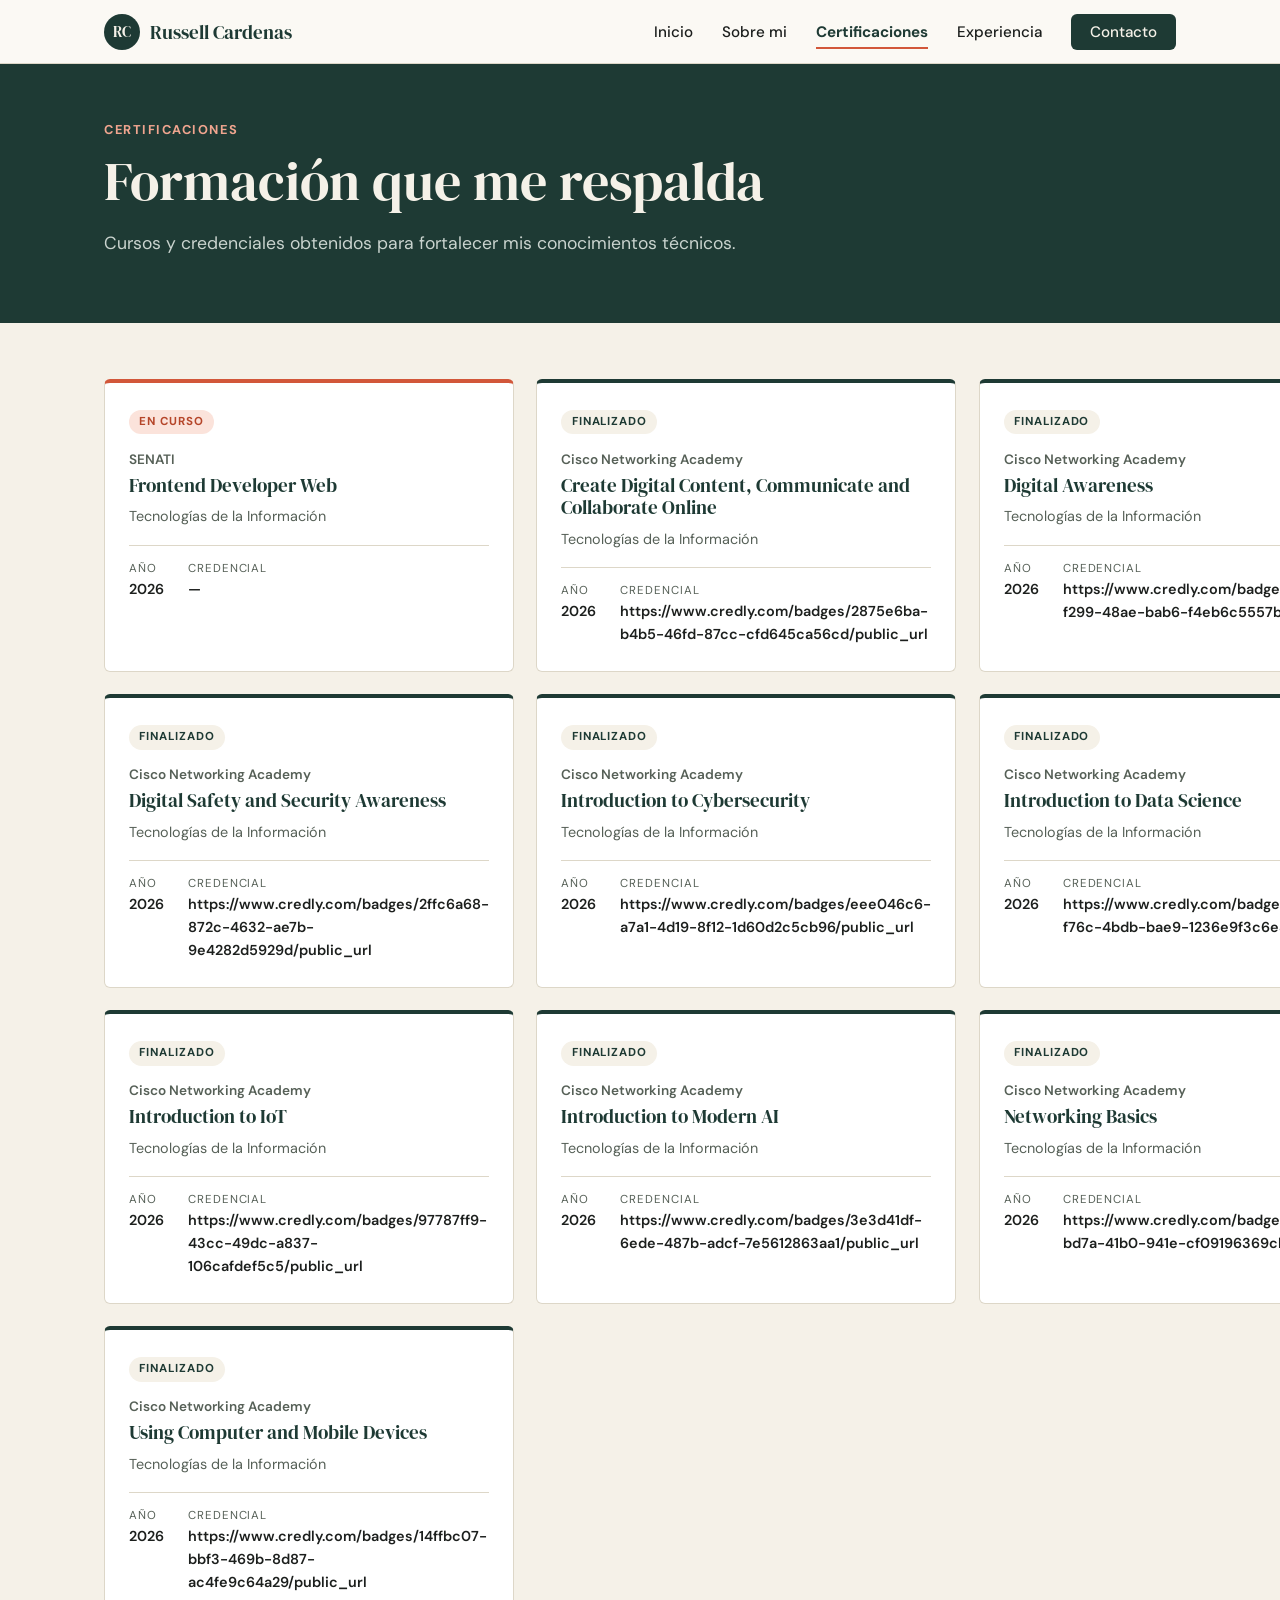
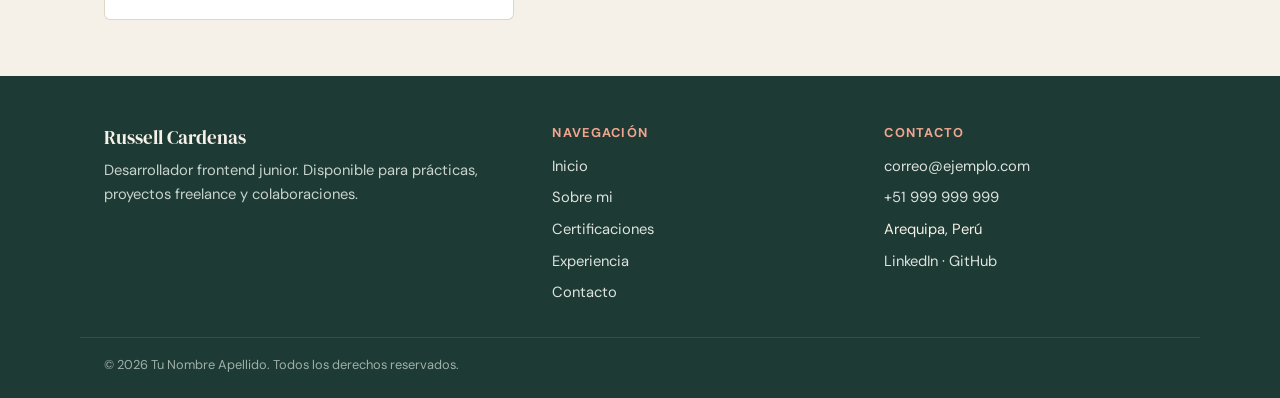
<file: certificaciones.html>
<!DOCTYPE html>
<html lang="es">
<head>
  <meta charset="UTF-8">
  <meta name="viewport" content="width=device-width, initial-scale=1.0">
  <title>Certificaciones — Tu Nombre Apellido</title>
  <meta name="description" content="Cursos y certificados que respaldan mis conocimientos.">
  <link rel="preconnect" href="https://fonts.googleapis.com">
  <link href="https://fonts.googleapis.com/css2?family=DM+Sans:wght@400;500;600;700&family=DM+Serif+Display&display=swap" rel="stylesheet">
  <link rel="stylesheet" href="css/style.css">
</head>
<body>

  <header class="site-header">
    <div class="container nav-wrap">
      <a href="index.html" class="brand" aria-label="Ir al inicio">
        <span class="brand-mark" aria-hidden="true">RC</span>
        <span class="brand-name">Russell Cardenas</span>
      </a>
      <button class="nav-toggle" id="navToggle" aria-expanded="false" aria-controls="primaryNav" aria-label="Abrir menú">
        <span></span><span></span><span></span>
      </button>
      <nav id="primaryNav" class="primary-nav" aria-label="Principal">
        <ul>
          <li><a href="index.html">Inicio</a></li>
          <li><a href="nosotros.html">Sobre mi</a></li>
          <li><a href="certificaciones.html" aria-current="page" class="is-current">Certificaciones</a></li>
          <li><a href="experiencia.html">Experiencia</a></li>
          <li><a href="contacto.html" class="btn-nav">Contacto</a></li>
        </ul>
      </nav>
    </div>
  </header>

  <main>
    <section class="page-head">
      <div class="container">
        <p class="eyebrow">Certificaciones</p>
        <h1>Formación que me respalda</h1>
        <p class="lede">Cursos y credenciales obtenidos para fortalecer mis conocimientos técnicos.</p>
      </div>
    </section>

    <section class="section">
      <div class="container">
        <div class="cert-grid">
          <article class="cert-card is-progress">
            <span class="badge">En curso</span>
            <p class="issuer">SENATI</p>
            <h3>Frontend Developer Web</h3>
            <p class="meta">Tecnologías de la Información</p>
            <dl class="cert-data"><div><dt>Año</dt><dd>2026</dd></div><div><dt>Credencial</dt><dd>—</dd></div></dl>
          </article>
          <article class="cert-card">
            <span class="badge">Finalizado</span>
            <p class="issuer">Cisco Networking Academy</p>
            <h3>Create Digital Content, Communicate and Collaborate Online</h3>
            <p class="meta">Tecnologías de la Información</p>
            <dl class="cert-data"><div><dt>Año</dt><dd>2026</dd></div><div><dt>Credencial</dt><dd>https://www.credly.com/badges/2875e6ba-b4b5-46fd-87cc-cfd645ca56cd/public_url</dd></div></dl>
          </article>
          <article class="cert-card">
            <span class="badge">Finalizado</span>
            <p class="issuer">Cisco Networking Academy</p>
            <h3>Digital Awareness</h3>
            <p class="meta">Tecnologías de la Información</p>
            <dl class="cert-data"><div><dt>Año</dt><dd>2026</dd></div><div><dt>Credencial</dt><dd>https://www.credly.com/badges/7accb766-f299-48ae-bab6-f4eb6c5557b0/public_url</dd></div></dl>
          </article>
          <article class="cert-card">
            <span class="badge">Finalizado</span>
            <p class="issuer">Cisco Networking Academy</p>
            <h3>Digital Safety and Security Awareness</h3>
            <p class="meta">Tecnologías de la Información</p>
            <dl class="cert-data"><div><dt>Año</dt><dd>2026</dd></div><div><dt>Credencial</dt><dd>https://www.credly.com/badges/2ffc6a68-872c-4632-ae7b-9e4282d5929d/public_url</dd></div></dl>
          </article>
          <article class="cert-card">
            <span class="badge">Finalizado</span>
            <p class="issuer">Cisco Networking Academy</p>
            <h3>Introduction to Cybersecurity</h3>
            <p class="meta">Tecnologías de la Información</p>
            <dl class="cert-data"><div><dt>Año</dt><dd>2026</dd></div><div><dt>Credencial</dt><dd>https://www.credly.com/badges/eee046c6-a7a1-4d19-8f12-1d60d2c5cb96/public_url</dd></div></dl>
          </article>
          <article class="cert-card">
            <span class="badge">Finalizado</span>
            <p class="issuer">Cisco Networking Academy</p>
            <h3>Introduction to Data Science</h3>
            <p class="meta">Tecnologías de la Información</p>
            <dl class="cert-data"><div><dt>Año</dt><dd>2026</dd></div><div><dt>Credencial</dt><dd>https://www.credly.com/badges/179ffb91-f76c-4bdb-bae9-1236e9f3c6e3/public_url</dd></div></dl>
          </article>
          <article class="cert-card">
            <span class="badge">Finalizado</span>
            <p class="issuer">Cisco Networking Academy</p>
            <h3>Introduction to IoT</h3>
            <p class="meta">Tecnologías de la Información</p>
            <dl class="cert-data"><div><dt>Año</dt><dd>2026</dd></div><div><dt>Credencial</dt><dd>https://www.credly.com/badges/97787ff9-43cc-49dc-a837-106cafdef5c5/public_url</dd></div></dl>
          </article>
          <article class="cert-card">
            <span class="badge">Finalizado</span>
            <p class="issuer">Cisco Networking Academy</p>
            <h3>Introduction to Modern AI</h3>
            <p class="meta">Tecnologías de la Información</p>
            <dl class="cert-data"><div><dt>Año</dt><dd>2026</dd></div><div><dt>Credencial</dt><dd>https://www.credly.com/badges/3e3d41df-6ede-487b-adcf-7e5612863aa1/public_url</dd></div></dl>
          </article>
          <article class="cert-card">
            <span class="badge">Finalizado</span>
            <p class="issuer">Cisco Networking Academy</p>
            <h3>Networking Basics</h3>
            <p class="meta">Tecnologías de la Información</p>
            <dl class="cert-data"><div><dt>Año</dt><dd>2026</dd></div><div><dt>Credencial</dt><dd>https://www.credly.com/badges/ad72d479-bd7a-41b0-941e-cf09196369cb/public_url</dd></div></dl>
          </article>
          <article class="cert-card">
            <span class="badge">Finalizado</span>
            <p class="issuer">Cisco Networking Academy</p>
            <h3>Using Computer and Mobile Devices</h3>
            <p class="meta">Tecnologías de la Información</p>
            <dl class="cert-data"><div><dt>Año</dt><dd>2026</dd></div><div><dt>Credencial</dt><dd>https://www.credly.com/badges/14ffbc07-bbf3-469b-8d87-ac4fe9c64a29/public_url</dd></div></dl>
          </article>
        </div>
      </div>
    </section>
  </main>

  <footer class="site-footer">
    <div class="container footer-grid">
      <div>
        <span class="brand-name light">Russell Cardenas</span>
        <p>Desarrollador frontend junior. Disponible para prácticas, proyectos freelance y colaboraciones.</p>
      </div>
      <div>
        <h4>Navegación</h4>
        <ul>
          <li><a href="index.html">Inicio</a></li>
          <li><a href="nosotros.html">Sobre mi</a></li>
          <li><a href="certificaciones.html">Certificaciones</a></li>
          <li><a href="experiencia.html">Experiencia</a></li>
          <li><a href="contacto.html">Contacto</a></li>
        </ul>
      </div>
      <div>
        <h4>Contacto</h4>
        <ul>
          <li><a href="mailto:tu.correo@ejemplo.com">correo@ejemplo.com</a></li>
          <li><a href="tel:+51999999999">+51 999 999 999</a></li>
          <li>Arequipa, Perú</li>
          <li><a href="#" aria-label="LinkedIn">LinkedIn</a> · <a href="#" aria-label="GitHub">GitHub</a></li>
        </ul>
      </div>
    </div>
    <p class="footer-legal">© <span id="year">2026</span> Tu Nombre Apellido. Todos los derechos reservados.</p>
  </footer>

  <script src="js/script.js"></script>
</body>
</html>
</file>
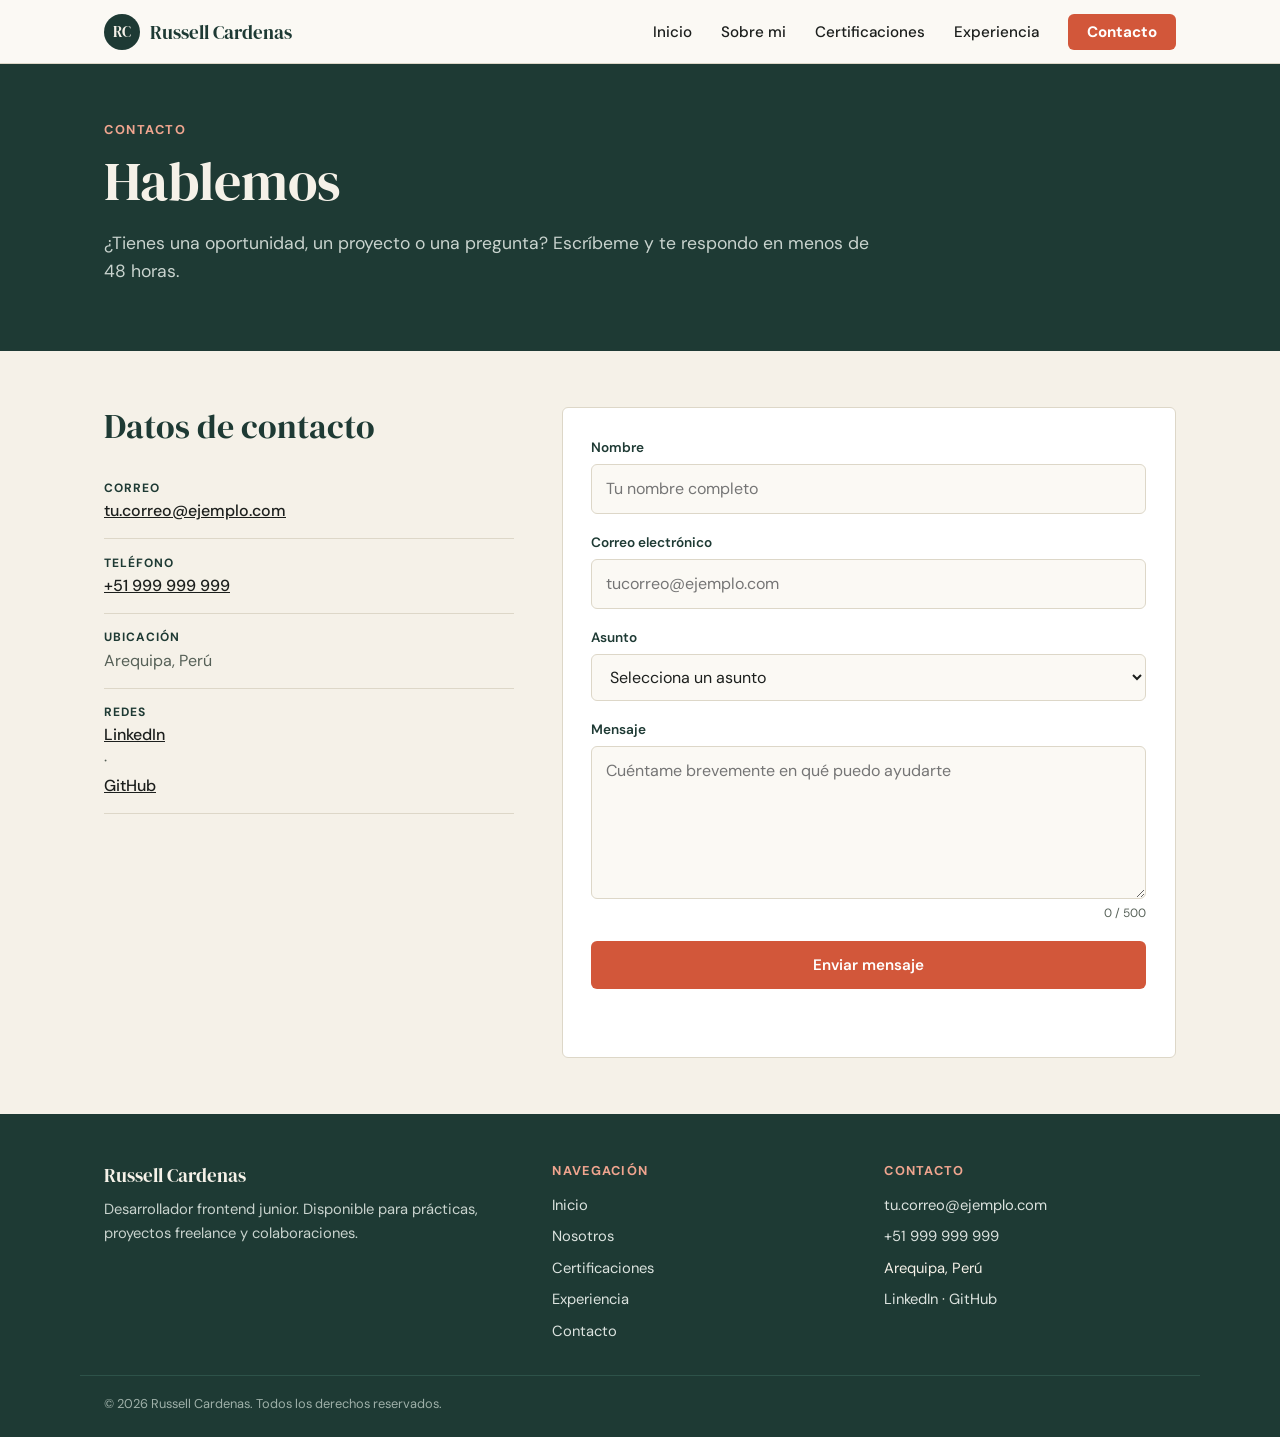
<file: contacto.html>
<!DOCTYPE html>
<html lang="es">
<head>
  <meta charset="UTF-8">
  <meta name="viewport" content="width=device-width, initial-scale=1.0">
  <title>Contacto — Russell Cardenas</title>
  <meta name="description" content="Ponte en contacto para oportunidades, proyectos o consultas.">
  <link rel="preconnect" href="https://fonts.googleapis.com">
  <link href="https://fonts.googleapis.com/css2?family=DM+Sans:wght@400;500;600;700&family=DM+Serif+Display&display=swap" rel="stylesheet">
  <link rel="stylesheet" href="css/style.css">
</head>
<body>

  <header class="site-header">
    <div class="container nav-wrap">
      <a href="index.html" class="brand" aria-label="Ir al inicio">
        <span class="brand-mark" aria-hidden="true">RC</span>
        <span class="brand-name">Russell Cardenas</span>
      </a>
      <button class="nav-toggle" id="navToggle" aria-expanded="false" aria-controls="primaryNav" aria-label="Abrir menú">
        <span></span><span></span><span></span>
      </button>
      <nav id="primaryNav" class="primary-nav" aria-label="Principal">
        <ul>
          <li><a href="index.html">Inicio</a></li>
          <li><a href="nosotros.html">Sobre mi</a></li>
          <li><a href="certificaciones.html">Certificaciones</a></li>
          <li><a href="experiencia.html">Experiencia</a></li>
          <li><a href="contacto.html" aria-current="page" class="btn-nav is-current">Contacto</a></li>
        </ul>
      </nav>
    </div>
  </header>

  <main>
    <section class="page-head">
      <div class="container">
        <p class="eyebrow">Contacto</p>
        <h1>Hablemos</h1>
        <p class="lede">¿Tienes una oportunidad, un proyecto o una pregunta? Escríbeme y te respondo en menos de 48 horas.</p>
      </div>
    </section>

    <section class="section">
      <div class="container contact-grid">
        <div class="contact-info">
          <h2>Datos de contacto</h2>
          <ul class="info-list">
            <li><strong>Correo</strong><a href="mailto:tu.correo@ejemplo.com">tu.correo@ejemplo.com</a></li>
            <li><strong>Teléfono</strong><a href="tel:+51999999999">+51 999 999 999</a></li>
            <li><strong>Ubicación</strong>Arequipa, Perú</li>
            <li><strong>Redes</strong><a href="#">LinkedIn</a> · <a href="#">GitHub</a></li>
          </ul>
        </div>

        <form id="contactForm" class="contact-form" novalidate>
          <div class="field">
            <label for="nombre">Nombre</label>
            <input type="text" id="nombre" name="nombre" placeholder="Tu nombre completo" autocomplete="name">
            <span class="error" id="err-nombre">Escribe tu nombre (mínimo 3 caracteres).</span>
          </div>
          <div class="field">
            <label for="correo">Correo electrónico</label>
            <input type="email" id="correo" name="correo" placeholder="tucorreo@ejemplo.com" autocomplete="email">
            <span class="error" id="err-correo">Ingresa un correo válido.</span>
          </div>
          <div class="field">
            <label for="asunto">Asunto</label>
            <select id="asunto" name="asunto">
              <option value="" selected disabled>Selecciona un asunto</option>
              <option value="oportunidad">Oportunidad laboral</option>
              <option value="proyecto">Proyecto freelance</option>
              <option value="consulta">Consulta general</option>
            </select>
            <span class="error" id="err-asunto">Selecciona un asunto.</span>
          </div>
          <div class="field">
            <label for="mensaje">Mensaje</label>
            <textarea id="mensaje" name="mensaje" rows="5" maxlength="500" placeholder="Cuéntame brevemente en qué puedo ayudarte"></textarea>
            <span class="counter" id="contador">0 / 500</span>
            <span class="error" id="err-mensaje">Escribe un mensaje de al menos 10 caracteres.</span>
          </div>
          <button type="submit" class="btn btn-primary" id="enviar">Enviar mensaje</button>
          <p class="status" id="estado" role="status" aria-live="polite"></p>
        </form>
      </div>
    </section>
  </main>

  <footer class="site-footer">
    <div class="container footer-grid">
      <div>
        <span class="brand-name light">Russell Cardenas</span>
        <p>Desarrollador frontend junior. Disponible para prácticas, proyectos freelance y colaboraciones.</p>
      </div>
      <div>
        <h4>Navegación</h4>
        <ul>
          <li><a href="index.html">Inicio</a></li>
          <li><a href="nosotros.html">Nosotros</a></li>
          <li><a href="certificaciones.html">Certificaciones</a></li>
          <li><a href="experiencia.html">Experiencia</a></li>
          <li><a href="contacto.html">Contacto</a></li>
        </ul>
      </div>
      <div>
        <h4>Contacto</h4>
        <ul>
          <li><a href="mailto:tu.correo@ejemplo.com">tu.correo@ejemplo.com</a></li>
          <li><a href="tel:+51999999999">+51 999 999 999</a></li>
          <li>Arequipa, Perú</li>
          <li><a href="#" aria-label="LinkedIn">LinkedIn</a> · <a href="#" aria-label="GitHub">GitHub</a></li>
        </ul>
      </div>
    </div>
    <p class="footer-legal">© <span id="year">2026</span> Russell Cardenas. Todos los derechos reservados.</p>
  </footer>

  <script src="js/script.js"></script>
</body>
</html>
</file>
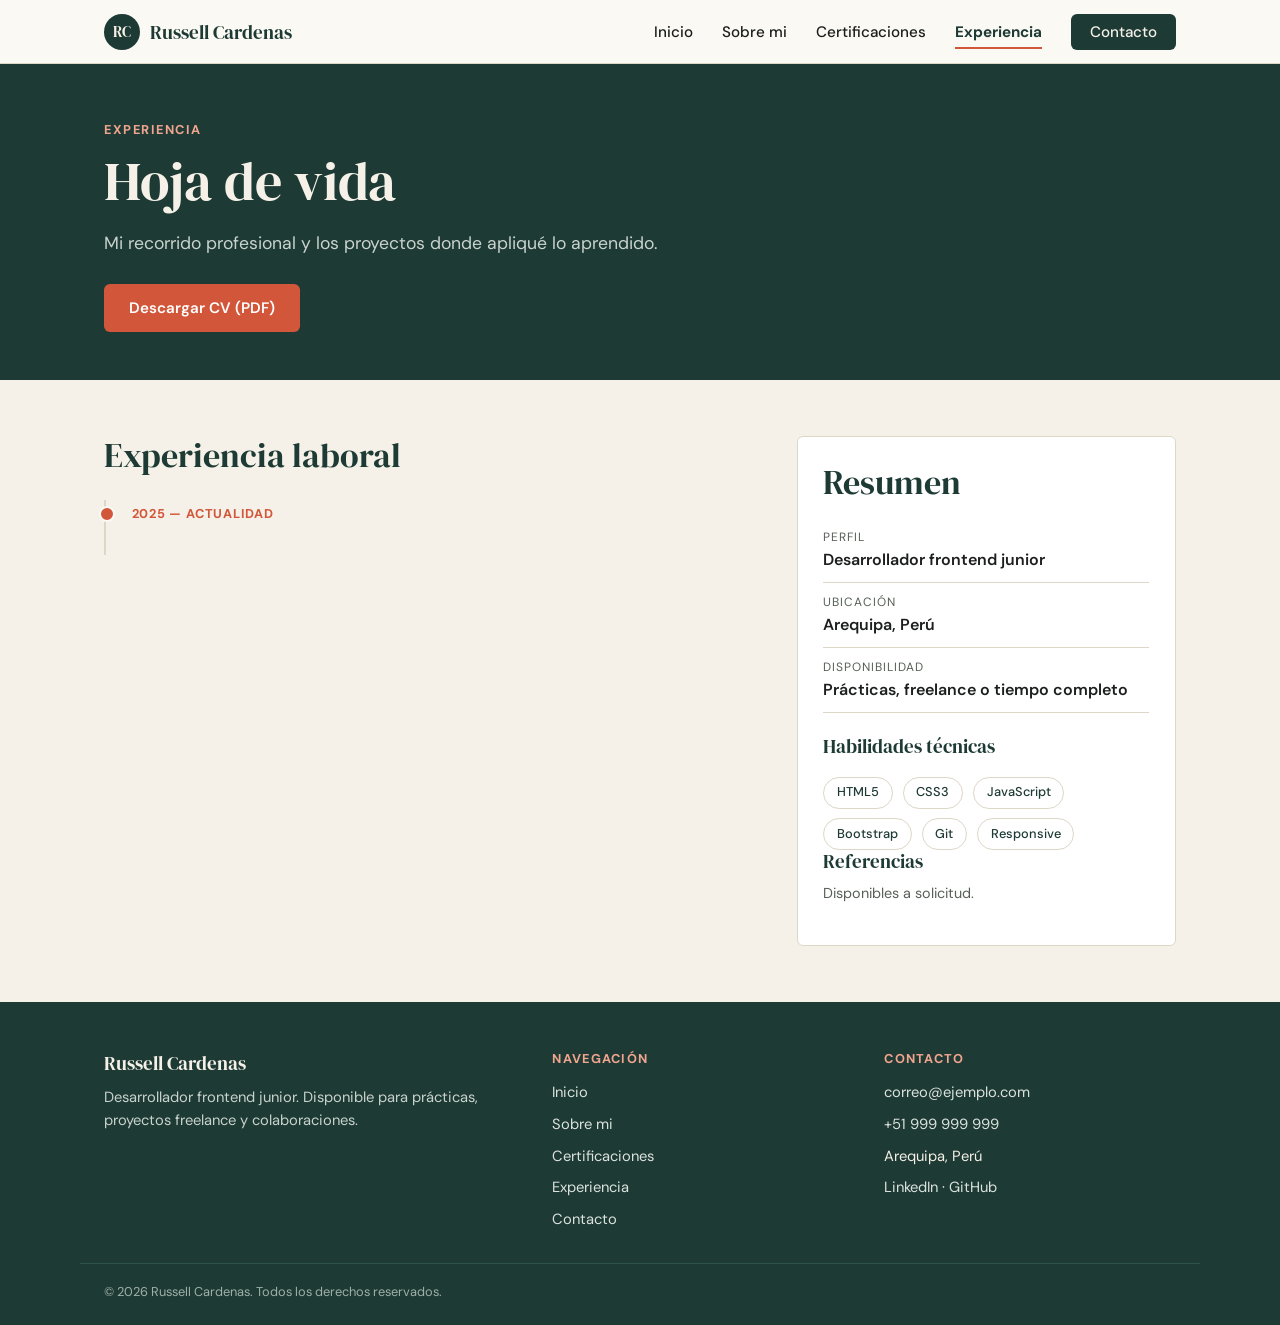
<file: experiencia.html>
<!DOCTYPE html>
<html lang="es">
<head>
  <meta charset="UTF-8">
  <meta name="viewport" content="width=device-width, initial-scale=1.0">
  <title>Experiencia — Tu Nombre Apellido</title>
  <meta name="description" content="Hoja de vida: experiencia laboral, proyectos y habilidades.">
  <link rel="preconnect" href="https://fonts.googleapis.com">
  <link href="https://fonts.googleapis.com/css2?family=DM+Sans:wght@400;500;600;700&family=DM+Serif+Display&display=swap" rel="stylesheet">
  <link rel="stylesheet" href="css/style.css">
</head>
<body>

  <header class="site-header">
    <div class="container nav-wrap">
      <a href="index.html" class="brand" aria-label="Ir al inicio">
        <span class="brand-mark" aria-hidden="true">RC</span>
        <span class="brand-name">Russell Cardenas</span>
      </a>
      <button class="nav-toggle" id="navToggle" aria-expanded="false" aria-controls="primaryNav" aria-label="Abrir menú">
        <span></span><span></span><span></span>
      </button>
      <nav id="primaryNav" class="primary-nav" aria-label="Principal">
        <ul>
          <li><a href="index.html">Inicio</a></li>
          <li><a href="nosotros.html">Sobre mi</a></li>
          <li><a href="certificaciones.html">Certificaciones</a></li>
          <li><a href="experiencia.html" aria-current="page" class="is-current">Experiencia</a></li>
          <li><a href="contacto.html" class="btn-nav">Contacto</a></li>
        </ul>
      </nav>
    </div>
  </header>

  <main>
    <section class="page-head">
      <div class="container">
        <p class="eyebrow">Experiencia</p>
        <h1>Hoja de vida</h1>
        <p class="lede">Mi recorrido profesional y los proyectos donde apliqué lo aprendido.</p>
        <a href="#" class="btn btn-primary" download>Descargar CV (PDF)</a>
      </div>
    </section>

    <section class="section">
      <div class="container cv-grid">
        <div>
          <h2>Experiencia laboral</h2>
          <ol class="timeline">
            <li>
              <span class="when">2025 — Actualidad</span>
        </div>

        <aside class="cv-side">
          <h2>Resumen</h2>
          <dl class="facts">
            <div><dt>Perfil</dt><dd>Desarrollador frontend junior</dd></div>
            <div><dt>Ubicación</dt><dd>Arequipa, Perú</dd></div>
            <div><dt>Disponibilidad</dt><dd>Prácticas, freelance o tiempo completo</dd></div>
          </dl>
          <h3>Habilidades técnicas</h3>
          <ul class="chips compact">
            <li>HTML5</li><li>CSS3</li><li>JavaScript</li><li>Bootstrap</li><li>Git</li><li>Responsive</li>
          </ul>
          <h3>Referencias</h3>
          <p class="small">Disponibles a solicitud.</p>
        </aside>
      </div>
    </section>
  </main>

  <footer class="site-footer">
    <div class="container footer-grid">
      <div>
        <span class="brand-name light">Russell Cardenas</span>
        <p>Desarrollador frontend junior. Disponible para prácticas, proyectos freelance y colaboraciones.</p>
      </div>
      <div>
        <h4>Navegación</h4>
        <ul>
          <li><a href="index.html">Inicio</a></li>
          <li><a href="nosotros.html">Sobre mi</a></li>
          <li><a href="certificaciones.html">Certificaciones</a></li>
          <li><a href="experiencia.html">Experiencia</a></li>
          <li><a href="contacto.html">Contacto</a></li>
        </ul>
      </div>
      <div>
        <h4>Contacto</h4>
        <ul>
          <li><a href="mailto:tu.correo@ejemplo.com">correo@ejemplo.com</a></li>
          <li><a href="tel:+51999999999">+51 999 999 999</a></li>
          <li>Arequipa, Perú</li>
          <li><a href="#" aria-label="LinkedIn">LinkedIn</a> · <a href="#" aria-label="GitHub">GitHub</a></li>
        </ul>
      </div>
    </div>
    <p class="footer-legal">© <span id="year">2026</span> Russell Cardenas. Todos los derechos reservados.</p>
  </footer>

  <script src="js/script.js"></script>
</body>
</html>
</file>
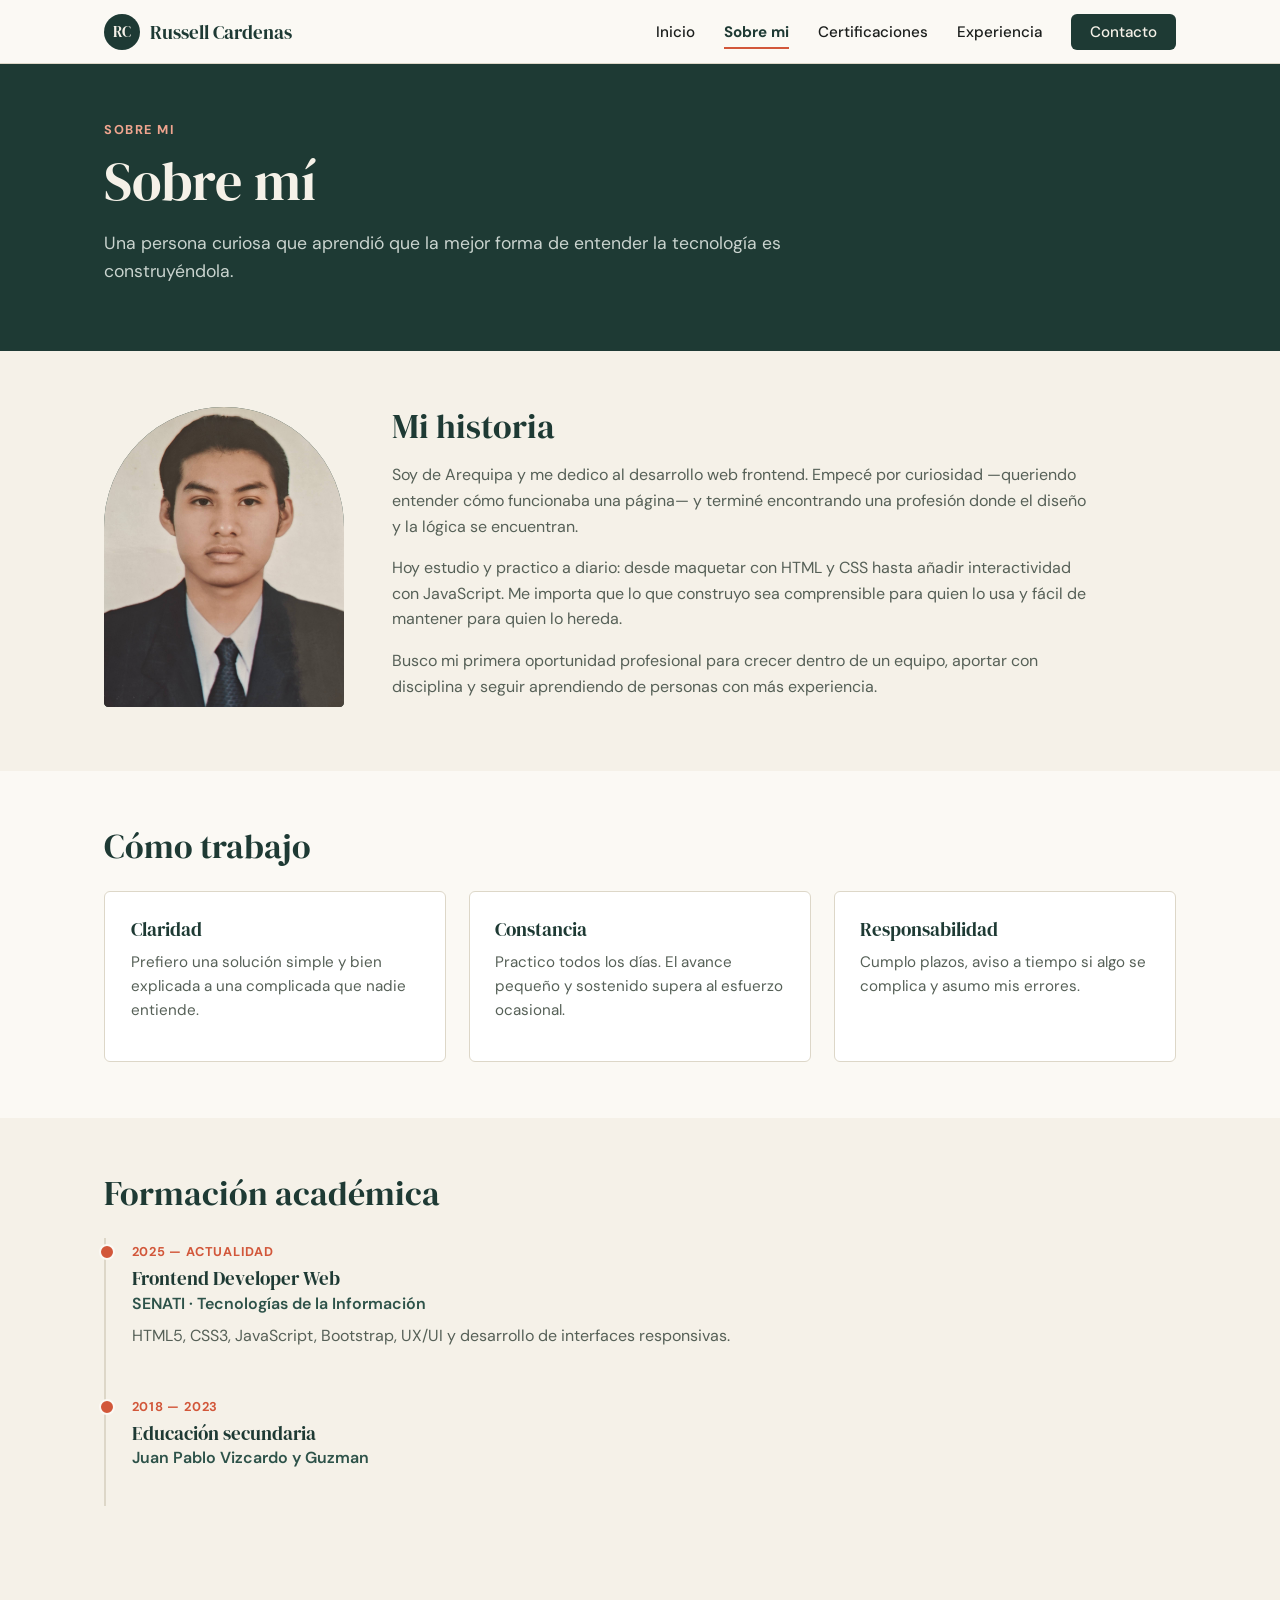
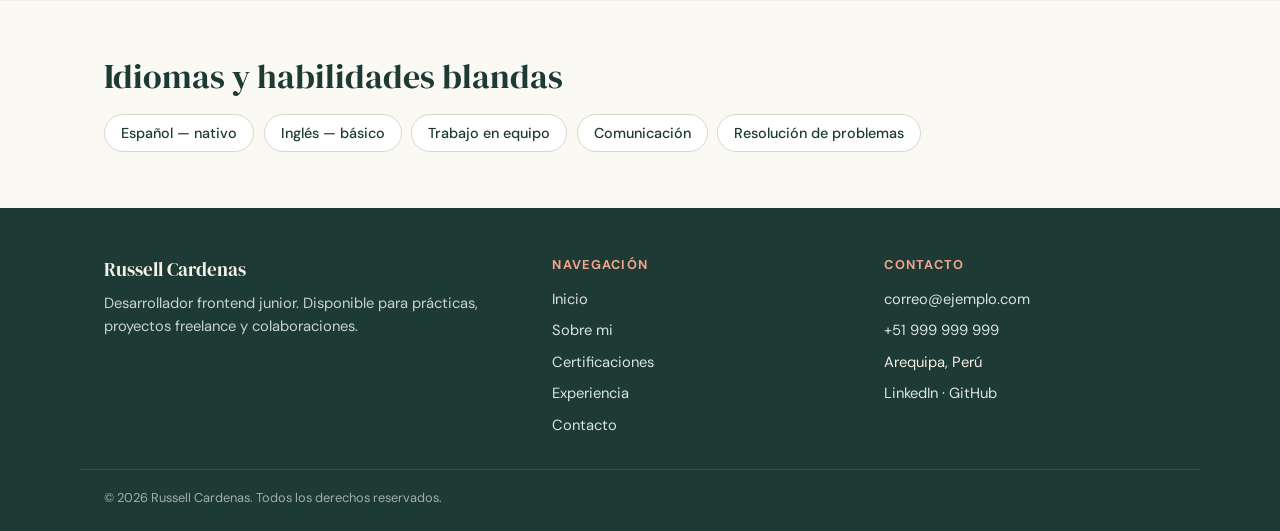
<file: nosotros.html>
<!DOCTYPE html>
<html lang="es">
<head>
  <meta charset="UTF-8">
  <meta name="viewport" content="width=device-width, initial-scale=1.0">
  <title>Nosotros — Tu Nombre Apellido</title>
  <meta name="description" content="Conoce mi historia, formación académica y forma de trabajar.">
  <link rel="preconnect" href="https://fonts.googleapis.com">
  <link href="https://fonts.googleapis.com/css2?family=DM+Sans:wght@400;500;600;700&family=DM+Serif+Display&display=swap" rel="stylesheet">
  <link rel="stylesheet" href="css/style.css">
</head>
<body>

  <header class="site-header">
    <div class="container nav-wrap">
      <a href="index.html" class="brand" aria-label="Ir al inicio">
        <span class="brand-mark" aria-hidden="true">RC</span>
        <span class="brand-name">Russell Cardenas</span>
      </a>
      <button class="nav-toggle" id="navToggle" aria-expanded="false" aria-controls="primaryNav" aria-label="Abrir menú">
        <span></span><span></span><span></span>
      </button>
      <nav id="primaryNav" class="primary-nav" aria-label="Principal">
        <ul>
          <li><a href="index.html">Inicio</a></li>
          <li><a href="nosotros.html" aria-current="page" class="is-current">Sobre mi</a></li>
          <li><a href="certificaciones.html">Certificaciones</a></li>
          <li><a href="experiencia.html">Experiencia</a></li>
          <li><a href="contacto.html" class="btn-nav">Contacto</a></li>
        </ul>
      </nav>
    </div>
  </header>

  <main>
    <section class="page-head">
      <div class="container">
        <p class="eyebrow">Sobre mi</p>
        <h1>Sobre mí</h1>
        <p class="lede">Una persona curiosa que aprendió que la mejor forma de entender la tecnología es construyéndola.</p>
      </div>
    </section>

    <section class="section about">
      <div class="container about-grid">
        <img class="portrait-frame small" src="fotos/foto.jpg">
        <div class="about-text">
          <h2>Mi historia</h2>
          <p>Soy de Arequipa y me dedico al desarrollo web frontend. Empecé por curiosidad —queriendo entender cómo funcionaba una página— y terminé encontrando una profesión donde el diseño y la lógica se encuentran.</p>
          <p>Hoy estudio y practico a diario: desde maquetar con HTML y CSS hasta añadir interactividad con JavaScript. Me importa que lo que construyo sea comprensible para quien lo usa y fácil de mantener para quien lo hereda.</p>
          <p>Busco mi primera oportunidad profesional para crecer dentro de un equipo, aportar con disciplina y seguir aprendiendo de personas con más experiencia.</p>
        </div>
      </div>
    </section>

    <section class="section values">
      <div class="container">
        <h2>Cómo trabajo</h2>
        <div class="cards-grid">
          <article class="card"><h3>Claridad</h3><p>Prefiero una solución simple y bien explicada a una complicada que nadie entiende.</p></article>
          <article class="card"><h3>Constancia</h3><p>Practico todos los días. El avance pequeño y sostenido supera al esfuerzo ocasional.</p></article>
          <article class="card"><h3>Responsabilidad</h3><p>Cumplo plazos, aviso a tiempo si algo se complica y asumo mis errores.</p></article>
        </div>
      </div>
    </section>

    <section class="section education">
      <div class="container">
        <h2>Formación académica</h2>
        <ol class="timeline">
          <li>
            <span class="when">2025 — Actualidad</span>
            <h3>Frontend Developer Web</h3>
            <p class="where">SENATI · Tecnologías de la Información</p>
            <p>HTML5, CSS3, JavaScript, Bootstrap, UX/UI y desarrollo de interfaces responsivas.</p>
          </li>
          <li>
            <span class="when">2018 — 2023</span>
            <h3>Educación secundaria</h3>
            <p class="where">Juan Pablo Vizcardo y Guzman</p>
          </li>
        </ol>
      </div>
    </section>

    <section class="section langs">
      <div class="container">
        <h2>Idiomas y habilidades blandas</h2>
        <ul class="chips">
          <li>Español — nativo</li><li>Inglés — básico</li>
          <li>Trabajo en equipo</li><li>Comunicación</li><li>Resolución de problemas</li>
        </ul>
      </div>
    </section>
  </main>

  <footer class="site-footer">
    <div class="container footer-grid">
      <div>
        <span class="brand-name light">Russell Cardenas</span>
        <p>Desarrollador frontend junior. Disponible para prácticas, proyectos freelance y colaboraciones.</p>
      </div>
      <div>
        <h4>Navegación</h4>
        <ul>
          <li><a href="index.html">Inicio</a></li>
          <li><a href="nosotros.html">Sobre mi</a></li>
          <li><a href="certificaciones.html">Certificaciones</a></li>
          <li><a href="experiencia.html">Experiencia</a></li>
          <li><a href="contacto.html">Contacto</a></li>
        </ul>
      </div>
      <div>
        <h4>Contacto</h4>
        <ul>
          <li><a href="mailto:tu.correo@ejemplo.com">correo@ejemplo.com</a></li>
          <li><a href="tel:+51999999999">+51 999 999 999</a></li>
          <li>Arequipa, Perú</li>
          <li><a href="#" aria-label="LinkedIn">LinkedIn</a> · <a href="#" aria-label="GitHub">GitHub</a></li>
        </ul>
      </div>
    </div>
    <p class="footer-legal">© <span id="year">2026</span> Russell Cardenas. Todos los derechos reservados.</p>
  </footer>

  <script src="js/script.js"></script>
</body>
</html>
</file>
<file: css/style.css>
/* =========================================================
   Portafolio personal — estilos compartidos por las 5 páginas
   Paleta: bosque #1E3A34, crema #F5F1E8, coral #D2573A
   Tipografía: DM Serif Display (títulos) + DM Sans (texto)
   ========================================================= */

:root {
  --bosque: #1E3A34;
  --bosque-claro: #2D5249;
  --crema: #F5F1E8;
  --papel: #FBF9F4;
  --coral: #D2573A;
  --coral-oscuro: #B54529;
  --texto: #1C1F1D;
  --suave: #566057;
  --borde: #DDD7C8;

  --display: "DM Serif Display", serif;
  --cuerpo: "DM Sans", sans-serif;
  --radio: 6px;
  --ancho: 1120px;
}

* { box-sizing: border-box; }
html { scroll-behavior: smooth; }

body {
  margin: 0;
  font-family: var(--cuerpo);
  color: var(--texto);
  background: var(--papel);
  line-height: 1.6;
}

a { color: inherit; }
h1, h2, h3 { font-family: var(--display); font-weight: 400; color: var(--bosque); line-height: 1.15; margin: 0 0 .5em; }
h1 { font-size: clamp(2.2rem, 5vw, 3.4rem); }
h2 { font-size: clamp(1.6rem, 3vw, 2.1rem); }
h3 { font-size: 1.2rem; }
p { color: var(--suave); max-width: 64ch; margin: 0 0 1em; }

.container { width: 100%; max-width: var(--ancho); margin: 0 auto; padding: 0 1.5rem; }
.section { padding: 3.5rem 0; }
.section:nth-of-type(even) { background: var(--crema); }

:focus-visible { outline: 3px solid var(--coral); outline-offset: 2px; }

/* ---------- Botones ---------- */
.btn {
  display: inline-block;
  font: 600 .95rem var(--cuerpo);
  padding: .8rem 1.5rem;
  border-radius: var(--radio);
  border: 1.5px solid transparent;
  text-decoration: none;
  cursor: pointer;
  transition: background-color .15s, color .15s, border-color .15s;
}
.btn-primary { background: var(--coral); color: #fff; }
.btn-primary:hover { background: var(--coral-oscuro); }
.btn-ghost { border-color: var(--bosque); color: var(--bosque); background: transparent; }
.btn-ghost:hover { background: var(--bosque); color: var(--crema); }

/* ---------- Cabecera (Flexbox) ---------- */
.site-header {
  position: sticky; top: 0; z-index: 50;
  background: rgba(251, 249, 244, .94);
  backdrop-filter: blur(6px);
  border-bottom: 1px solid var(--borde);
}
.nav-wrap { display: flex; align-items: center; justify-content: space-between; padding-block: .85rem; }
.brand { display: flex; align-items: center; gap: .65rem; text-decoration: none; }
.brand-mark {
  display: grid; place-items: center; width: 36px; height: 36px;
  background: var(--bosque); color: var(--crema);
  font: 400 .95rem var(--display); border-radius: 50%;
}
.brand-name { font: 400 1.2rem var(--display); color: var(--bosque); }
.brand-name.light { color: var(--crema); display: block; margin-bottom: .6rem; }

.primary-nav ul { display: flex; align-items: center; gap: 1.8rem; list-style: none; margin: 0; padding: 0; }
.primary-nav a { text-decoration: none; font-weight: 500; font-size: .95rem; color: var(--texto); padding-block: .3rem; border-bottom: 2px solid transparent; }
.primary-nav a:hover { color: var(--coral); }
.primary-nav a.is-current { border-bottom-color: var(--coral); color: var(--bosque); font-weight: 700; }
.primary-nav a.btn-nav { background: var(--bosque); color: var(--crema); padding: .5rem 1.2rem; border-radius: var(--radio); border-bottom: 0; }
.primary-nav a.btn-nav:hover { background: var(--coral); color: #fff; }
.primary-nav a.btn-nav.is-current { background: var(--coral); color: #fff; }

.nav-toggle { display: none; flex-direction: column; gap: 5px; background: none; border: 0; padding: .5rem; cursor: pointer; }
.nav-toggle span { width: 22px; height: 2px; background: var(--bosque); }

/* ---------- Encabezado de página interna ---------- */
.page-head { background: var(--bosque); padding: 3.5rem 0 3rem; }
.page-head h1 { color: var(--crema); margin-bottom: .3em; }
.page-head .lede { color: #C9D3CE; font-size: 1.1rem; }
.page-head .eyebrow { color: #F0A58F; }
.page-head .btn { margin-top: .6rem; }
.eyebrow { font-size: .8rem; font-weight: 700; letter-spacing: .12em; text-transform: uppercase; color: var(--coral); margin-bottom: .6rem; }

/* ---------- Hero (Grid) ---------- */
.hero { padding: 4.5rem 0 4rem; }
.hero-grid { display: grid; grid-template-columns: 1.2fr .8fr; gap: 3rem; align-items: center; }
.role { font: 400 1.5rem var(--display); color: var(--coral); margin-bottom: 1rem; }
.hero-lede { font-size: 1.08rem; }
.hero-actions { display: flex; flex-wrap: wrap; gap: .8rem; margin-top: 1.6rem; }

.hero-portrait { position: relative; justify-self: center; }
.portrait-frame {
  display: grid; place-items: center;
  width: min(320px, 70vw); aspect-ratio: 4 / 5;
  background: linear-gradient(160deg, var(--bosque) 0%, var(--bosque-claro) 100%);
  color: var(--crema); font: 400 5rem var(--display);
  border-radius: 160px 160px var(--radio) var(--radio);
}
.portrait-frame.small { width: 240px; font-size: 3.5rem; }
.portrait-tag {
  position: absolute; left: -12px; bottom: 28px;
  background: var(--coral); color: #fff; font-weight: 600; font-size: .85rem;
  padding: .45rem 1rem; border-radius: var(--radio);
}

img.portrait-frame {
  display: block;
  object-fit: cover;
  object-position: center top;
}

/* ---------- Tarjetas (Grid) ---------- */
.cards-grid { display: grid; grid-template-columns: repeat(3, 1fr); gap: 1.4rem; margin-top: 1.6rem; }
.cards-grid.two { grid-template-columns: repeat(2, 1fr); }
.card, .card-link {
  background: #fff; border: 1px solid var(--borde); border-radius: var(--radio);
  padding: 1.6rem; text-decoration: none; transition: border-color .15s, transform .15s;
}
.card-link:hover { border-color: var(--coral); transform: translateY(-2px); }
.card p, .card-link p { font-size: .95rem; margin-bottom: .8rem; }
.more { font-weight: 600; font-size: .9rem; color: var(--coral); }
.tech { font-size: .8rem; font-weight: 600; color: var(--bosque-claro); margin: 0; }

/* ---------- Chips ---------- */
.chips { display: flex; flex-wrap: wrap; gap: .6rem; list-style: none; padding: 0; margin: 1.2rem 0 0; }
.chips li { background: #fff; border: 1px solid var(--borde); border-radius: 999px; padding: .4rem 1rem; font-size: .9rem; font-weight: 500; color: var(--bosque); }
.chips.compact li { font-size: .8rem; padding: .3rem .8rem; }

/* ---------- Nosotros ---------- */
.about-grid { display: grid; grid-template-columns: auto 1fr; gap: 3rem; align-items: start; }

/* ---------- Línea de tiempo ---------- */
.timeline { list-style: none; margin: 1.6rem 0 2.4rem; padding: 0 0 0 1.6rem; border-left: 2px solid var(--borde); }
.timeline li { position: relative; padding-bottom: 1.8rem; }
.timeline li::before {
  content: ""; position: absolute; left: calc(-1.6rem - 7px); top: .35rem;
  width: 12px; height: 12px; border-radius: 50%; background: var(--coral); border: 2px solid var(--papel);
}
.when { font-size: .8rem; font-weight: 700; letter-spacing: .06em; color: var(--coral); text-transform: uppercase; }
.timeline h3 { margin: .2rem 0 .1rem; }
.where { font-weight: 600; color: var(--bosque-claro); margin-bottom: .4rem; }
.tasks { margin: 0; padding-left: 1.1rem; color: var(--suave); font-size: .95rem; }

/* ---------- Certificaciones (Grid) ---------- */
.cert-grid { display: grid; grid-template-columns: repeat(3, 1fr); gap: 1.4rem; }
.cert-card { background: #fff; border: 1px solid var(--borde); border-top: 4px solid var(--bosque); border-radius: var(--radio); padding: 1.5rem; }
.cert-card.is-progress { border-top-color: var(--coral); }
.badge { display: inline-block; font-size: .72rem; font-weight: 700; letter-spacing: .08em; text-transform: uppercase; background: var(--crema); color: var(--bosque); padding: .2rem .65rem; border-radius: 999px; }
.is-progress .badge { background: #FBE3DB; color: var(--coral-oscuro); }
.issuer { font-size: .85rem; font-weight: 600; margin: .9rem 0 .2rem; }
.meta { font-size: .9rem; }
.cert-data { display: flex; gap: 1.5rem; margin: 1rem 0 0; padding-top: .9rem; border-top: 1px solid var(--borde); }
.cert-data dt { font-size: .72rem; text-transform: uppercase; letter-spacing: .08em; color: var(--suave); }
.cert-data dd { margin: 0; font-weight: 600; font-size: .9rem; }
.note { margin-top: 2rem; font-size: .85rem; font-style: italic; }

/* ---------- Experiencia ---------- */
.cv-grid { display: grid; grid-template-columns: 1.7fr 1fr; gap: 3rem; align-items: start; }
.cv-side { background: #fff; border: 1px solid var(--borde); border-radius: var(--radio); padding: 1.6rem; position: sticky; top: 90px; }
.facts { margin: 0 0 1.4rem; }
.facts div { padding: .6rem 0; border-bottom: 1px solid var(--borde); }
.facts dt { font-size: .75rem; text-transform: uppercase; letter-spacing: .08em; color: var(--suave); }
.facts dd { margin: 0; font-weight: 600; }
.small { font-size: .9rem; }

/* ---------- Contacto ---------- */
.contact-grid { display: grid; grid-template-columns: .8fr 1.2fr; gap: 3rem; align-items: start; }
.info-list { list-style: none; margin: 1.2rem 0 0; padding: 0; }
.info-list li { padding: .9rem 0; border-bottom: 1px solid var(--borde); display: flex; flex-direction: column; color: var(--suave); }
.info-list strong { font-size: .75rem; text-transform: uppercase; letter-spacing: .08em; color: var(--bosque); }
.info-list a { color: var(--texto); font-weight: 500; }

.contact-form { background: #fff; border: 1px solid var(--borde); border-radius: var(--radio); padding: 1.8rem; display: grid; gap: 1.1rem; }
.field { display: flex; flex-direction: column; gap: .35rem; position: relative; }
.field label { font-size: .85rem; font-weight: 600; color: var(--bosque); }
.field input, .field select, .field textarea {
  font: inherit; padding: .7rem .85rem; border: 1px solid var(--borde); border-radius: var(--radio); background: var(--papel); color: var(--texto);
}
.field input:focus, .field select:focus, .field textarea:focus { outline: none; border-color: var(--bosque-claro); box-shadow: 0 0 0 3px rgba(45, 82, 73, .15); }
.field.is-invalid input, .field.is-invalid select, .field.is-invalid textarea { border-color: #C0392B; }
.error { display: none; font-size: .78rem; color: #C0392B; }
.field.is-invalid .error { display: block; }
.counter { font-size: .75rem; color: var(--suave); text-align: right; }
.status { margin: 0; font-weight: 600; min-height: 1.4em; }
.status.ok { color: var(--bosque-claro); }
.status.fail { color: #C0392B; }

/* ---------- Pie de página ---------- */
.site-footer { background: var(--bosque); color: var(--crema); padding: 3rem 0 1.4rem; margin-top: 0; }
.footer-grid { display: grid; grid-template-columns: 1.4fr 1fr 1fr; gap: 2.5rem; }
.footer-grid h4 { font: 700 .8rem var(--cuerpo); text-transform: uppercase; letter-spacing: .1em; color: #F0A58F; margin: 0 0 .9rem; }
.footer-grid ul { list-style: none; margin: 0; padding: 0; display: grid; gap: .5rem; font-size: .92rem; }
.footer-grid a { text-decoration: none; color: #DCE3DF; }
.footer-grid a:hover { color: #fff; text-decoration: underline; }
.footer-grid p { color: #C9D3CE; font-size: .92rem; }
.footer-legal { max-width: var(--ancho); margin: 2rem auto 0; padding: 1.1rem 1.5rem 0; border-top: 1px solid var(--bosque-claro); font-size: .8rem; color: #9FB0A9; }

/* ---------- Responsive ---------- */
@media (max-width: 900px) {
  .hero-grid, .about-grid, .cv-grid, .contact-grid { grid-template-columns: 1fr; }
  .cards-grid, .cert-grid { grid-template-columns: repeat(2, 1fr); }
  .cv-side { position: static; }
  .footer-grid { grid-template-columns: 1fr 1fr; }
  .hero-portrait { order: -1; }
}

@media (max-width: 640px) {
  .nav-toggle { display: flex; }
  .primary-nav { display: none; position: absolute; top: 100%; left: 0; right: 0; background: var(--papel); border-bottom: 1px solid var(--borde); }
  .primary-nav.is-open { display: block; }
  .primary-nav ul { flex-direction: column; align-items: flex-start; gap: 0; padding: .8rem 1.5rem 1.2rem; }
  .primary-nav li { width: 100%; padding: .55rem 0; border-bottom: 1px solid var(--borde); }
  .primary-nav a.btn-nav { display: inline-block; margin-top: .3rem; }
  .cards-grid, .cards-grid.two, .cert-grid, .footer-grid { grid-template-columns: 1fr; }
  .cert-data { flex-wrap: wrap; gap: 1rem; }
}

@media (prefers-reduced-motion: reduce) {
  html { scroll-behavior: auto; }
  * { transition: none !important; }
}
</file>
